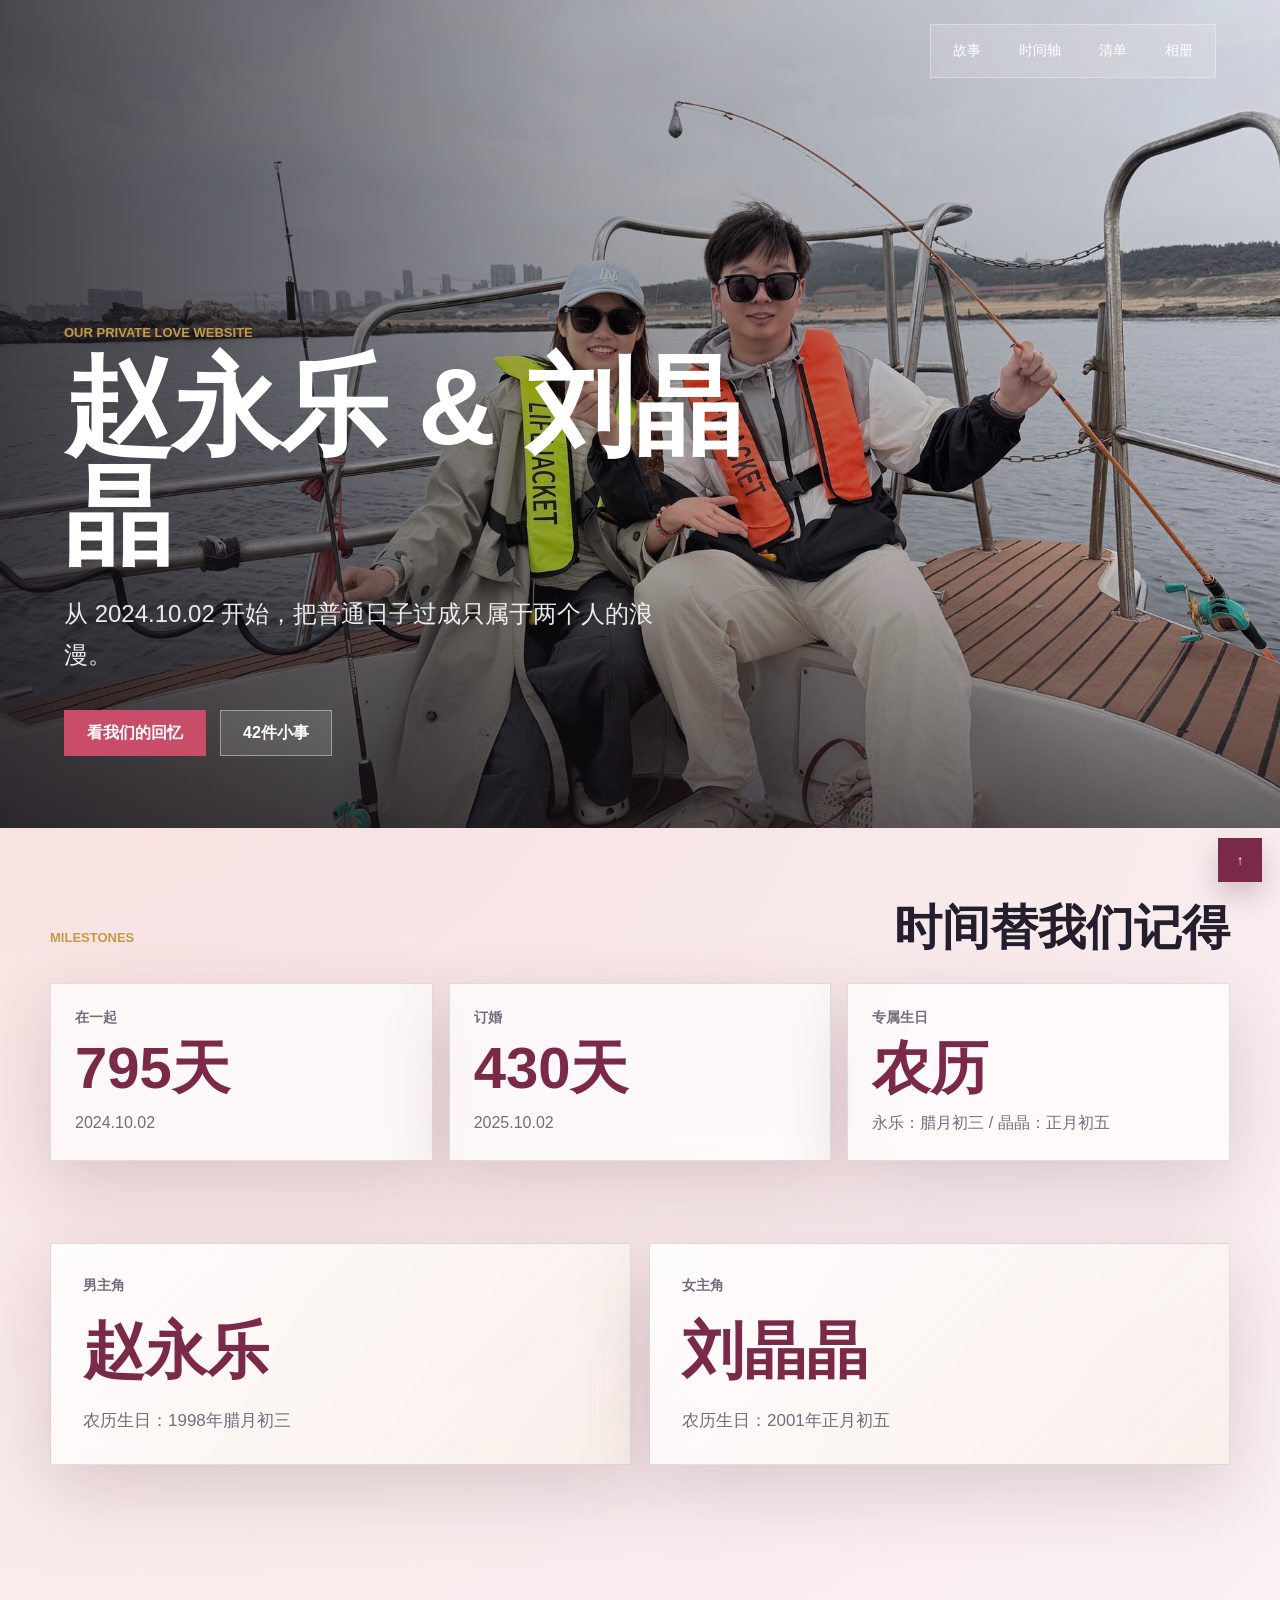
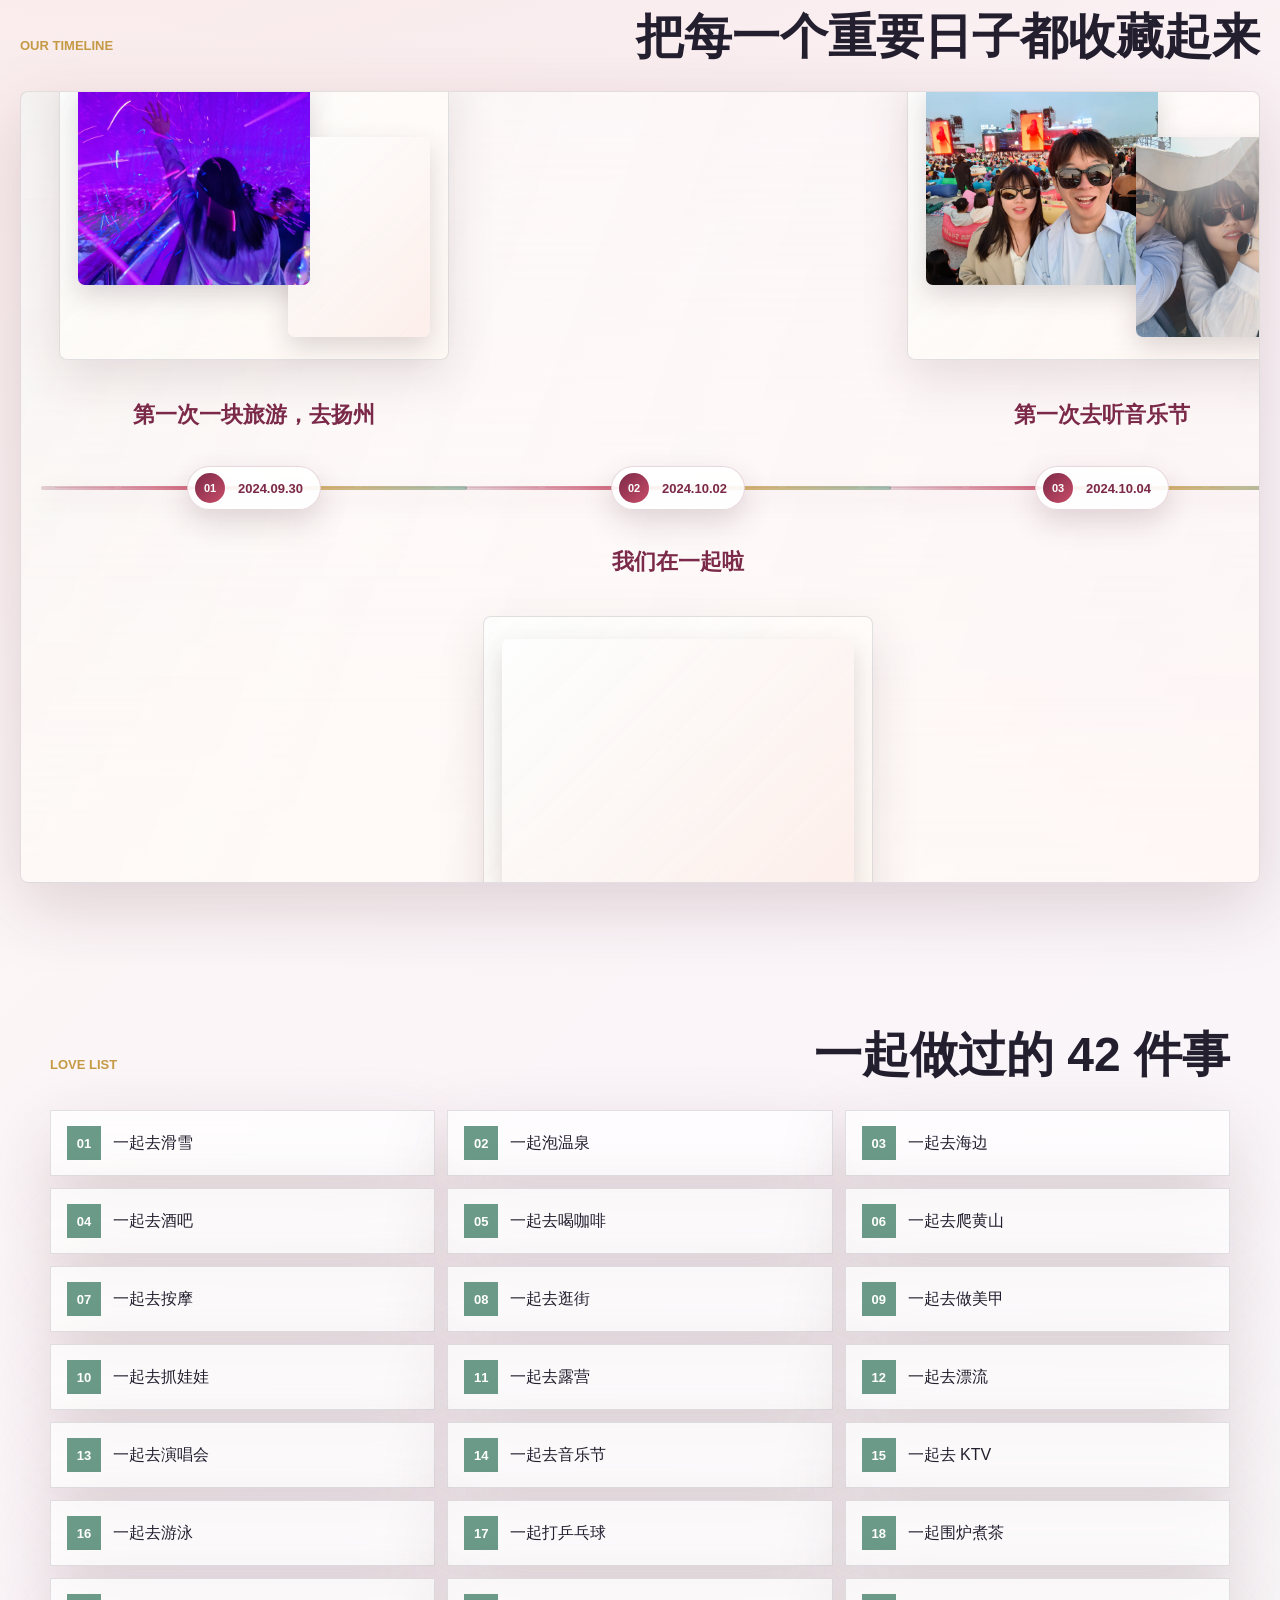
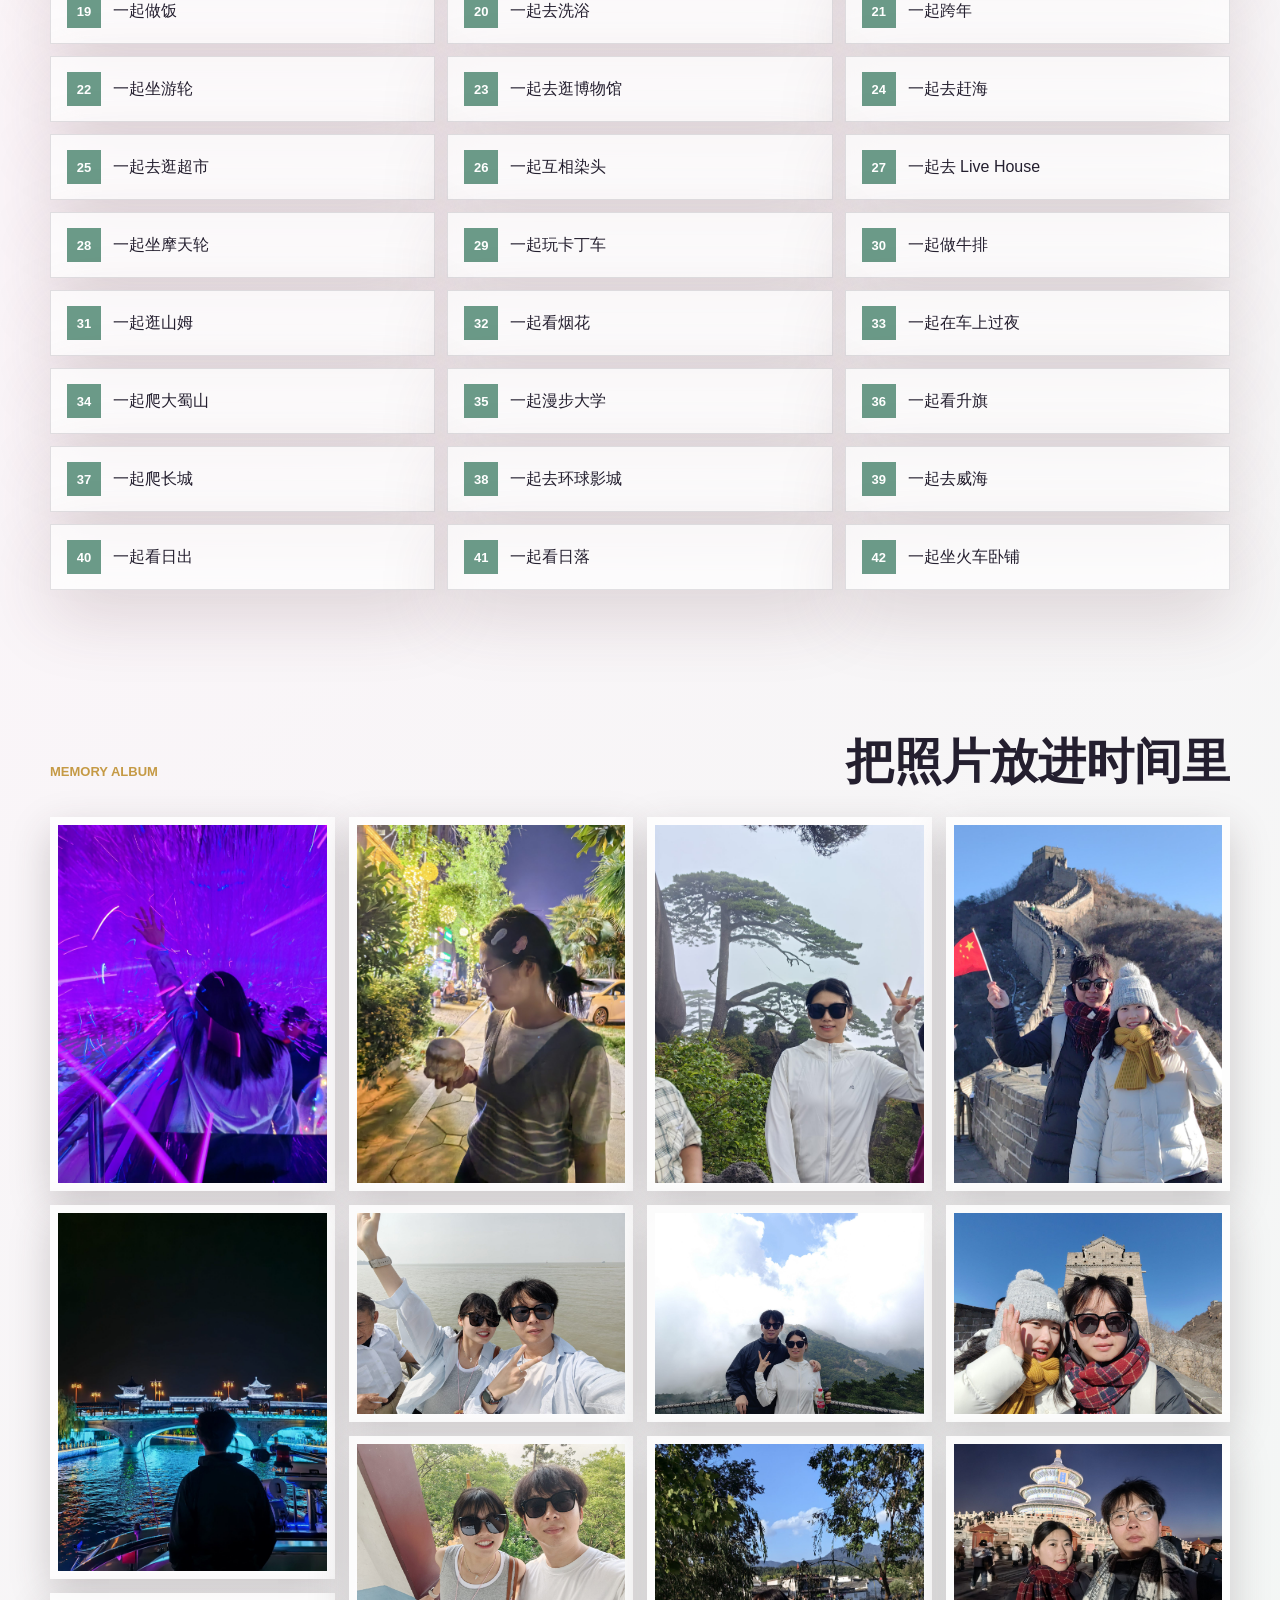
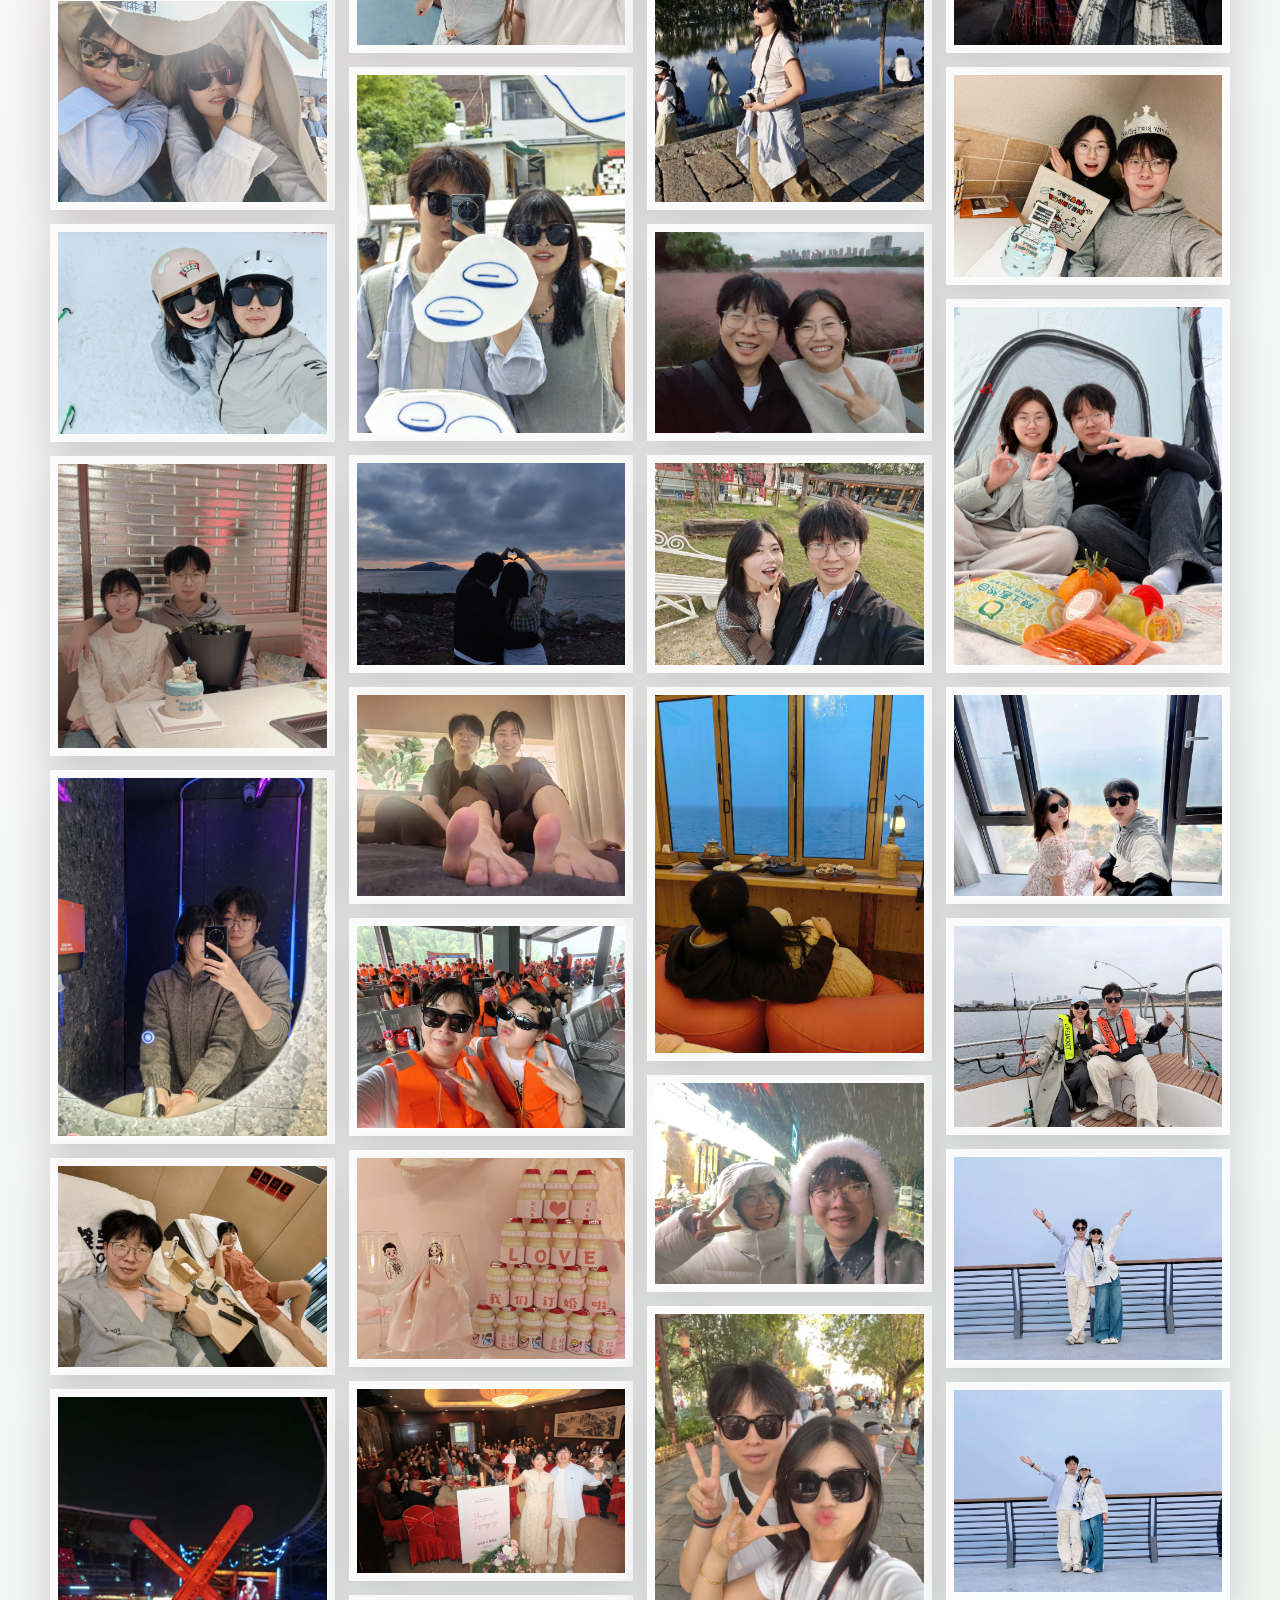
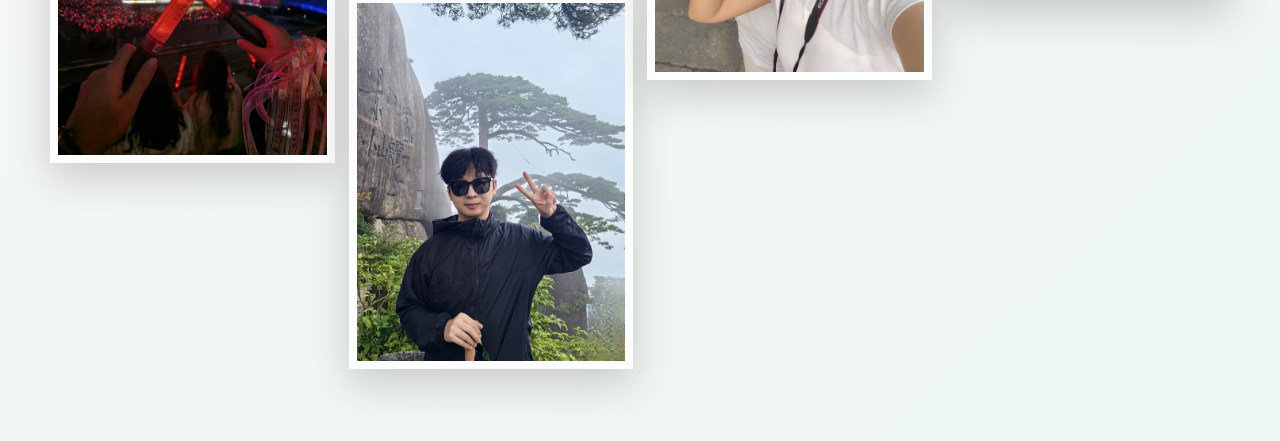
<file: index.html>
<!doctype html>
<html lang="zh-CN">
<head>
  <meta charset="utf-8">
  <meta name="viewport" content="width=device-width, initial-scale=1">
  <title>赵永乐 & 刘晶晶的爱情小站</title>
  <link rel="stylesheet" href="styles.timeline-v3.css">
</head>
<body>
  <header class="hero" id="top">
    <div class="hero__media" aria-hidden="true">
      <img id="heroImage" src="assets/web_photos/photo_33.jpg" alt="">
    </div>
    <nav class="nav" aria-label="页面导航">
      <a href="#story">故事</a>
      <a href="#timeline">时间轴</a>
      <a href="#moments">清单</a>
      <a href="#gallery">相册</a>
    </nav>
    <section class="hero__content">
      <p class="eyebrow" id="heroEyebrow">Our private love website</p>
      <h1 id="heroTitle">赵永乐 & 刘晶晶</h1>
      <p class="hero__text" id="heroText">从 2024.10.02 开始，把普通日子过成只属于两个人的浪漫。</p>
      <div class="hero__actions">
        <a class="button button--primary" href="#gallery">看我们的回忆</a>
        <a class="button button--ghost" href="#moments">42件小事</a>
      </div>
    </section>
  </header>

  <main>
    <section class="section intro" id="story">
      <div class="section__head">
        <p class="eyebrow">Milestones</p>
        <h2>时间替我们记得</h2>
      </div>
      <div class="stats" aria-label="爱情纪念日">
        <article class="stat">
          <span class="stat__label">在一起</span>
          <strong id="togetherDays">--</strong>
          <span class="stat__meta" id="togetherDate">2024.10.02</span>
        </article>
        <article class="stat">
          <span class="stat__label">订婚</span>
          <strong id="engagedDays">--</strong>
          <span class="stat__meta" id="engagedDate">2025.10.02</span>
        </article>
        <article class="stat">
          <span class="stat__label">专属生日</span>
          <strong>农历</strong>
          <span class="stat__meta" id="birthdayText">永乐：腊月初三 / 晶晶：正月初五</span>
        </article>
      </div>
    </section>

    <section class="section names" id="peopleGrid">
    </section>

    <section class="section timeline" id="timeline">
      <div class="section__head">
        <p class="eyebrow">Our timeline</p>
        <h2>把每一个重要日子都收藏起来</h2>
      </div>
      <div class="timeline-list" id="timelineList" aria-label="爱情时间轴"></div>
    </section>

    <section class="section moments" id="moments">
      <div class="section__head">
        <p class="eyebrow">Love list</p>
        <h2>一起做过的 42 件事</h2>
      </div>
      <div class="moment-grid" id="momentGrid"></div>
    </section>

    <section class="section gallery" id="gallery">
      <div class="section__head">
        <p class="eyebrow">Memory album</p>
        <h2>把照片放进时间里</h2>
      </div>
      <div class="gallery-grid" id="galleryGrid" aria-label="情侣回忆相册"></div>
    </section>
  </main>

  <button class="to-top" type="button" aria-label="回到顶部">↑</button>

  <dialog class="lightbox" id="lightbox">
    <button class="lightbox__close" type="button" aria-label="关闭">×</button>
    <img id="lightboxImg" alt="放大的回忆照片">
  </dialog>

  <script src="script.timeline-v3.js"></script>
</body>
</html>
</file>
<file: styles.timeline-v3.css>
:root {
  color-scheme: light;
  --ink: #241f2f;
  --muted: #746b7d;
  --paper: #fffaf7;
  --rose: #c94d68;
  --berry: #7b2948;
  --gold: #c59a45;
  --mint: #6b9a88;
  --line: rgba(36, 31, 47, 0.13);
  --shadow: 0 24px 70px rgba(86, 47, 55, 0.18);
}

* {
  box-sizing: border-box;
}

html {
  scroll-behavior: smooth;
}

body {
  margin: 0;
  color: var(--ink);
  font-family: "Microsoft YaHei", "PingFang SC", "Noto Sans SC", Arial, sans-serif;
  background:
    radial-gradient(circle at 12% 8%, rgba(201, 77, 104, 0.14), transparent 30%),
    linear-gradient(135deg, #fff8f1 0%, #fbf5f9 42%, #eef7f2 100%);
}

a {
  color: inherit;
  text-decoration: none;
}

.hero {
  position: relative;
  min-height: 92vh;
  display: grid;
  align-items: end;
  padding: 28px clamp(20px, 5vw, 72px) 72px;
  overflow: hidden;
}

.hero::after {
  content: "";
  position: absolute;
  inset: 0;
  background:
    linear-gradient(90deg, rgba(20, 16, 21, 0.74) 0%, rgba(20, 16, 21, 0.34) 46%, rgba(20, 16, 21, 0.1) 100%),
    linear-gradient(0deg, rgba(20, 16, 21, 0.55), transparent 35%);
  z-index: 1;
}

.hero__media,
.hero__media img {
  position: absolute;
  inset: 0;
  width: 100%;
  height: 100%;
}

.hero__media img {
  object-fit: cover;
}

.nav {
  position: absolute;
  z-index: 2;
  top: 24px;
  right: clamp(20px, 5vw, 72px);
  display: flex;
  gap: 10px;
  padding: 8px;
  border: 1px solid rgba(255, 255, 255, 0.32);
  background: rgba(255, 255, 255, 0.14);
  backdrop-filter: blur(16px);
}

.nav a {
  min-width: 54px;
  padding: 9px 14px;
  color: #fff;
  font-size: 14px;
  text-align: center;
}

.hero__content {
  position: relative;
  z-index: 2;
  max-width: 780px;
  color: #fff;
}

.eyebrow {
  margin: 0 0 12px;
  color: var(--gold);
  font-size: 13px;
  font-weight: 700;
  letter-spacing: 0;
  text-transform: uppercase;
}

.hero h1 {
  margin: 0;
  font-size: clamp(48px, 9vw, 108px);
  line-height: 1.02;
  letter-spacing: 0;
}

.hero__text {
  max-width: 620px;
  margin: 22px 0 0;
  color: rgba(255, 255, 255, 0.9);
  font-size: clamp(18px, 2.2vw, 24px);
  line-height: 1.7;
}

.hero__actions {
  display: flex;
  flex-wrap: wrap;
  gap: 14px;
  margin-top: 34px;
}

.button {
  display: inline-flex;
  align-items: center;
  justify-content: center;
  min-height: 46px;
  padding: 0 22px;
  border: 1px solid rgba(255, 255, 255, 0.4);
  font-weight: 700;
}

.button--primary {
  color: #fff;
  background: var(--rose);
  border-color: var(--rose);
}

.button--ghost {
  color: #fff;
  background: rgba(255, 255, 255, 0.12);
}

.section {
  width: min(1180px, calc(100% - 40px));
  margin: 0 auto;
  padding: 72px 0;
}

.section__head {
  display: flex;
  align-items: end;
  justify-content: space-between;
  gap: 20px;
  margin-bottom: 26px;
}

.section__head h2 {
  margin: 0;
  font-size: clamp(28px, 4vw, 48px);
  line-height: 1.18;
}

.stats {
  display: grid;
  grid-template-columns: repeat(3, minmax(0, 1fr));
  gap: 16px;
}

.stat,
.names article,
.moment {
  border: 1px solid var(--line);
  background: rgba(255, 255, 255, 0.72);
  box-shadow: var(--shadow);
  backdrop-filter: blur(14px);
}

.stat {
  min-height: 160px;
  padding: 24px;
}

.stat__label,
.names span {
  color: var(--muted);
  font-size: 14px;
  font-weight: 700;
}

.stat strong {
  display: block;
  margin: 12px 0;
  color: var(--berry);
  font-size: clamp(34px, 5vw, 58px);
  line-height: 1;
}

.stat__meta {
  color: var(--muted);
  line-height: 1.7;
}

.names {
  display: grid;
  grid-template-columns: repeat(2, minmax(0, 1fr));
  gap: 18px;
  padding-top: 10px;
}

.names article {
  min-height: 220px;
  padding: 32px;
  background:
    linear-gradient(135deg, rgba(255, 255, 255, 0.86), rgba(255, 244, 238, 0.72)),
    linear-gradient(120deg, transparent, rgba(107, 154, 136, 0.12));
}

.names h2 {
  margin: 14px 0 16px;
  color: var(--berry);
  font-size: clamp(36px, 5vw, 62px);
}

.names p {
  margin: 0;
  color: var(--muted);
  font-size: 17px;
}

.moment-grid {
  display: grid;
  grid-template-columns: repeat(3, minmax(0, 1fr));
  gap: 12px;
}

.moment {
  display: flex;
  align-items: center;
  gap: 12px;
  min-height: 66px;
  padding: 14px 16px;
}

.moment__index {
  display: inline-grid;
  place-items: center;
  flex: 0 0 34px;
  width: 34px;
  height: 34px;
  color: #fff;
  background: var(--mint);
  font-size: 13px;
  font-weight: 800;
}

.moment__text {
  min-width: 0;
  line-height: 1.45;
}

.timeline {
  width: min(1280px, calc(100% - 40px));
}

.timeline-list {
  position: relative;
  display: flex;
  align-items: stretch;
  gap: 34px;
  min-height: 700px;
  padding: 36px 38px 34px;
  overflow-x: auto;
  overflow-y: hidden;
  border: 1px solid rgba(36, 31, 47, 0.12);
  border-radius: 8px;
  background:
    linear-gradient(180deg, rgba(255, 255, 255, 0.58), rgba(255, 250, 247, 0.86)),
    linear-gradient(110deg, rgba(107, 154, 136, 0.12), transparent 38%, rgba(201, 77, 104, 0.1));
  box-shadow: var(--shadow);
  cursor: grab;
  scroll-behavior: smooth;
  scroll-snap-type: x proximity;
  scrollbar-color: rgba(123, 41, 72, 0.5) rgba(255, 255, 255, 0.55);
  scrollbar-width: thin;
  user-select: none;
}

.timeline-list::before {
  content: "";
  position: absolute;
  top: 50%;
  left: 34px;
  right: 34px;
  height: 1px;
  border-radius: 999px;
  background: rgba(123, 41, 72, 0.12);
}

.timeline-list::-webkit-scrollbar {
  height: 10px;
}

.timeline-list::-webkit-scrollbar-track {
  background: rgba(255, 255, 255, 0.55);
}

.timeline-list::-webkit-scrollbar-thumb {
  background: rgba(123, 41, 72, 0.48);
  border-radius: 999px;
}

.timeline-list.is-dragging {
  cursor: grabbing;
  scroll-behavior: auto;
}

.timeline-item {
  position: relative;
  flex: 0 0 clamp(285px, 31vw, 390px);
  min-height: 720px;
  scroll-snap-align: center;
}

.timeline-item::before {
  content: "";
  position: absolute;
  z-index: 1;
  top: 50%;
  left: -18px;
  right: -18px;
  height: 4px;
  border-radius: 999px;
  background:
    linear-gradient(90deg, rgba(123, 41, 72, 0.2), rgba(201, 77, 104, 0.78), rgba(197, 154, 69, 0.72), rgba(107, 154, 136, 0.62)),
    repeating-linear-gradient(90deg, transparent 0 74px, rgba(255, 255, 255, 0.76) 74px 80px);
  box-shadow: 0 8px 24px rgba(123, 41, 72, 0.14);
  transform: translateY(-50%);
}

.timeline-item__marker {
  z-index: 3;
  position: absolute;
  top: 50%;
  left: 50%;
  display: grid;
  grid-template-columns: auto auto;
  align-items: center;
  gap: 8px;
  min-width: 134px;
  min-height: 44px;
  padding: 6px 12px 6px 7px;
  color: var(--berry);
  background: rgba(255, 255, 255, 0.9);
  border: 1px solid rgba(123, 41, 72, 0.18);
  border-radius: 999px;
  box-shadow: 0 12px 30px rgba(75, 32, 46, 0.16);
  transform: translate(-50%, -50%);
}

.timeline-item__marker span {
  display: grid;
  place-items: center;
  width: 30px;
  height: 30px;
  color: #fff;
  background: linear-gradient(135deg, var(--berry), var(--rose));
  border-radius: 50%;
  font-size: 11px;
  font-weight: 900;
}

.timeline-item__marker time,
.timeline-item__marker strong {
  color: var(--berry);
  font-size: 13px;
  font-weight: 900;
  white-space: nowrap;
}

.timeline-item__body {
  position: absolute;
  z-index: 2;
  left: 0;
  width: 100%;
  min-height: 236px;
  padding: 0;
  border: 1px solid var(--line);
  border-radius: 8px;
  background:
    linear-gradient(145deg, rgba(255, 255, 255, 0.86), rgba(255, 248, 242, 0.76)),
    linear-gradient(120deg, rgba(107, 154, 136, 0.1), transparent 58%);
  box-shadow: 0 18px 48px rgba(86, 47, 55, 0.13);
  backdrop-filter: blur(14px);
  overflow: visible;
}

.timeline-item--top .timeline-item__body {
  bottom: calc(50% + 128px);
}

.timeline-item--bottom .timeline-item__body {
  top: calc(50% + 128px);
}

.timeline-item__label {
  position: absolute;
  z-index: 3;
  left: 50%;
  width: min(100%, 350px);
  margin: 0;
  padding: 0 10px;
  color: var(--berry);
  font-size: clamp(17px, 2vw, 22px);
  line-height: 1.45;
  text-align: center;
  transform: translateX(-50%);
}

.timeline-item--top .timeline-item__label {
  bottom: calc(50% + 58px);
}

.timeline-item--bottom .timeline-item__label {
  top: calc(50% + 58px);
}

.timeline-item__body h3 {
  margin: 0;
  padding: 16px 18px 0;
  font-size: clamp(17px, 2vw, 23px);
  line-height: 1.45;
}

.timeline-item__marker--future span {
  background: linear-gradient(135deg, var(--mint), var(--gold));
  font-size: 20px;
}

.timeline-item--future .timeline-item__body {
  display: none;
}

.timeline-photos {
  display: grid;
  grid-template-columns: repeat(12, 1fr);
  grid-auto-rows: 44px;
  gap: 8px;
  min-height: 192px;
  padding: 22px 18px;
}

.timeline-photo {
  position: relative;
  display: block;
  width: 100%;
  min-height: 0;
  padding: 0;
  overflow: hidden;
  border: 0;
  border-radius: 7px;
  background:
    linear-gradient(135deg, rgba(255, 255, 255, 0.92), rgba(255, 242, 236, 0.72)),
    linear-gradient(120deg, rgba(107, 154, 136, 0.12), rgba(201, 77, 104, 0.12));
  box-shadow: 0 10px 26px rgba(61, 45, 52, 0.18);
  cursor: zoom-in;
  touch-action: manipulation;
}

.timeline-photo::before {
  content: "";
  position: absolute;
  inset: 0;
  background: linear-gradient(110deg, rgba(255,255,255,0.18), rgba(255,255,255,0.62), rgba(255,255,255,0.18));
  transform: translateX(-100%);
  animation: photo-shimmer 1.2s ease-in-out infinite;
}

.timeline-photos--1 .timeline-photo {
  grid-column: 1 / -1;
  grid-row: span 5;
}

.timeline-photos--2 .timeline-photo--1 {
  grid-column: 1 / span 8;
  grid-row: 1 / span 4;
}

.timeline-photos--2 .timeline-photo--2 {
  grid-column: 8 / span 5;
  grid-row: 2 / span 4;
}

.timeline-photos--3 .timeline-photo--1 {
  grid-column: 1 / span 7;
  grid-row: 1 / span 5;
}

.timeline-photos--3 .timeline-photo--2 {
  grid-column: 8 / span 5;
  grid-row: 1 / span 3;
}

.timeline-photos--3 .timeline-photo--3 {
  grid-column: 7 / span 6;
  grid-row: 4 / span 3;
}

.timeline-photos--4 .timeline-photo--1 {
  grid-column: 1 / span 7;
  grid-row: 1 / span 4;
}

.timeline-photos--4 .timeline-photo--2 {
  grid-column: 8 / span 5;
  grid-row: 1 / span 3;
}

.timeline-photos--4 .timeline-photo--3 {
  grid-column: 1 / span 5;
  grid-row: 5 / span 3;
}

.timeline-photos--4 .timeline-photo--4 {
  grid-column: 6 / span 7;
  grid-row: 4 / span 4;
}

.timeline-photo img {
  position: relative;
  z-index: 1;
  display: block;
  width: 100%;
  height: 100%;
  object-fit: cover;
  transition: transform 0.28s ease, opacity 0.24s ease;
}

.timeline-photo:hover img {
  transform: scale(1.04);
}

@keyframes photo-shimmer {
  100% {
    transform: translateX(100%);
  }
}

.gallery-grid {
  columns: 4 220px;
  column-gap: 14px;
}

.photo {
  display: block;
  width: 100%;
  margin: 0 0 14px;
  padding: 0;
  border: 0;
  background: transparent;
  break-inside: avoid;
  cursor: zoom-in;
}

.photo img {
  display: block;
  width: 100%;
  height: auto;
  border: 8px solid rgba(255, 255, 255, 0.84);
  box-shadow: 0 14px 38px rgba(61, 45, 52, 0.22);
}

.to-top {
  position: fixed;
  right: 18px;
  bottom: 18px;
  z-index: 5;
  width: 44px;
  height: 44px;
  border: 0;
  color: #fff;
  background: var(--berry);
  box-shadow: 0 12px 28px rgba(75, 32, 46, 0.24);
  cursor: pointer;
}

.lightbox {
  width: 100vw;
  max-width: none;
  height: 100vh;
  max-height: none;
  padding: 0;
  border: 0;
  background: transparent;
}

.lightbox::backdrop {
  background: rgba(20, 16, 21, 0.82);
}

.lightbox img {
  display: block;
  width: auto;
  height: auto;
  max-width: 100%;
  max-height: 100%;
  margin: auto;
  border: min(1.2vw, 10px) solid #fff;
  object-fit: contain;
  box-shadow: 0 24px 70px rgba(0, 0, 0, 0.38);
}

.lightbox[open] {
  display: grid;
  place-items: center;
}

.lightbox__close {
  position: fixed;
  top: 18px;
  right: 18px;
  width: 46px;
  height: 46px;
  border: 0;
  color: #fff;
  background: rgba(255, 255, 255, 0.18);
  font-size: 32px;
  line-height: 1;
  cursor: pointer;
}

@media (max-width: 860px) {
  .hero {
    min-height: 88vh;
    padding: 92px 20px 56px;
  }

  .nav {
    left: 20px;
    right: 20px;
    justify-content: center;
    overflow-x: auto;
  }

  .section__head {
    display: block;
  }

  .stats,
  .names,
  .moment-grid {
    grid-template-columns: 1fr;
  }

  .section {
    width: min(100% - 28px, 1180px);
    padding: 52px 0;
  }

  .timeline {
    width: min(100% - 28px, 1180px);
  }

  .timeline-list {
    min-height: 620px;
    gap: 14px;
    padding: 28px 16px 24px;
  }

  .timeline-list::before {
    top: 50%;
    left: 22px;
    right: 22px;
    width: auto;
  }

  .timeline-item {
    flex-basis: min(82vw, 340px);
    min-height: 640px;
  }

  .timeline-item__marker {
    min-width: 124px;
    min-height: 42px;
  }

  .timeline-item__body {
    min-height: 220px;
  }

  .timeline-item--top .timeline-item__body {
    bottom: calc(50% + 118px);
  }

  .timeline-item--bottom .timeline-item__body {
    top: calc(50% + 118px);
  }

  .timeline-item--top .timeline-item__label {
    bottom: calc(50% + 52px);
  }

  .timeline-item--bottom .timeline-item__label {
    top: calc(50% + 52px);
  }

  .timeline-photos {
    grid-auto-rows: 38px;
    min-height: 178px;
    padding: 18px 14px;
  }
}
</file>
